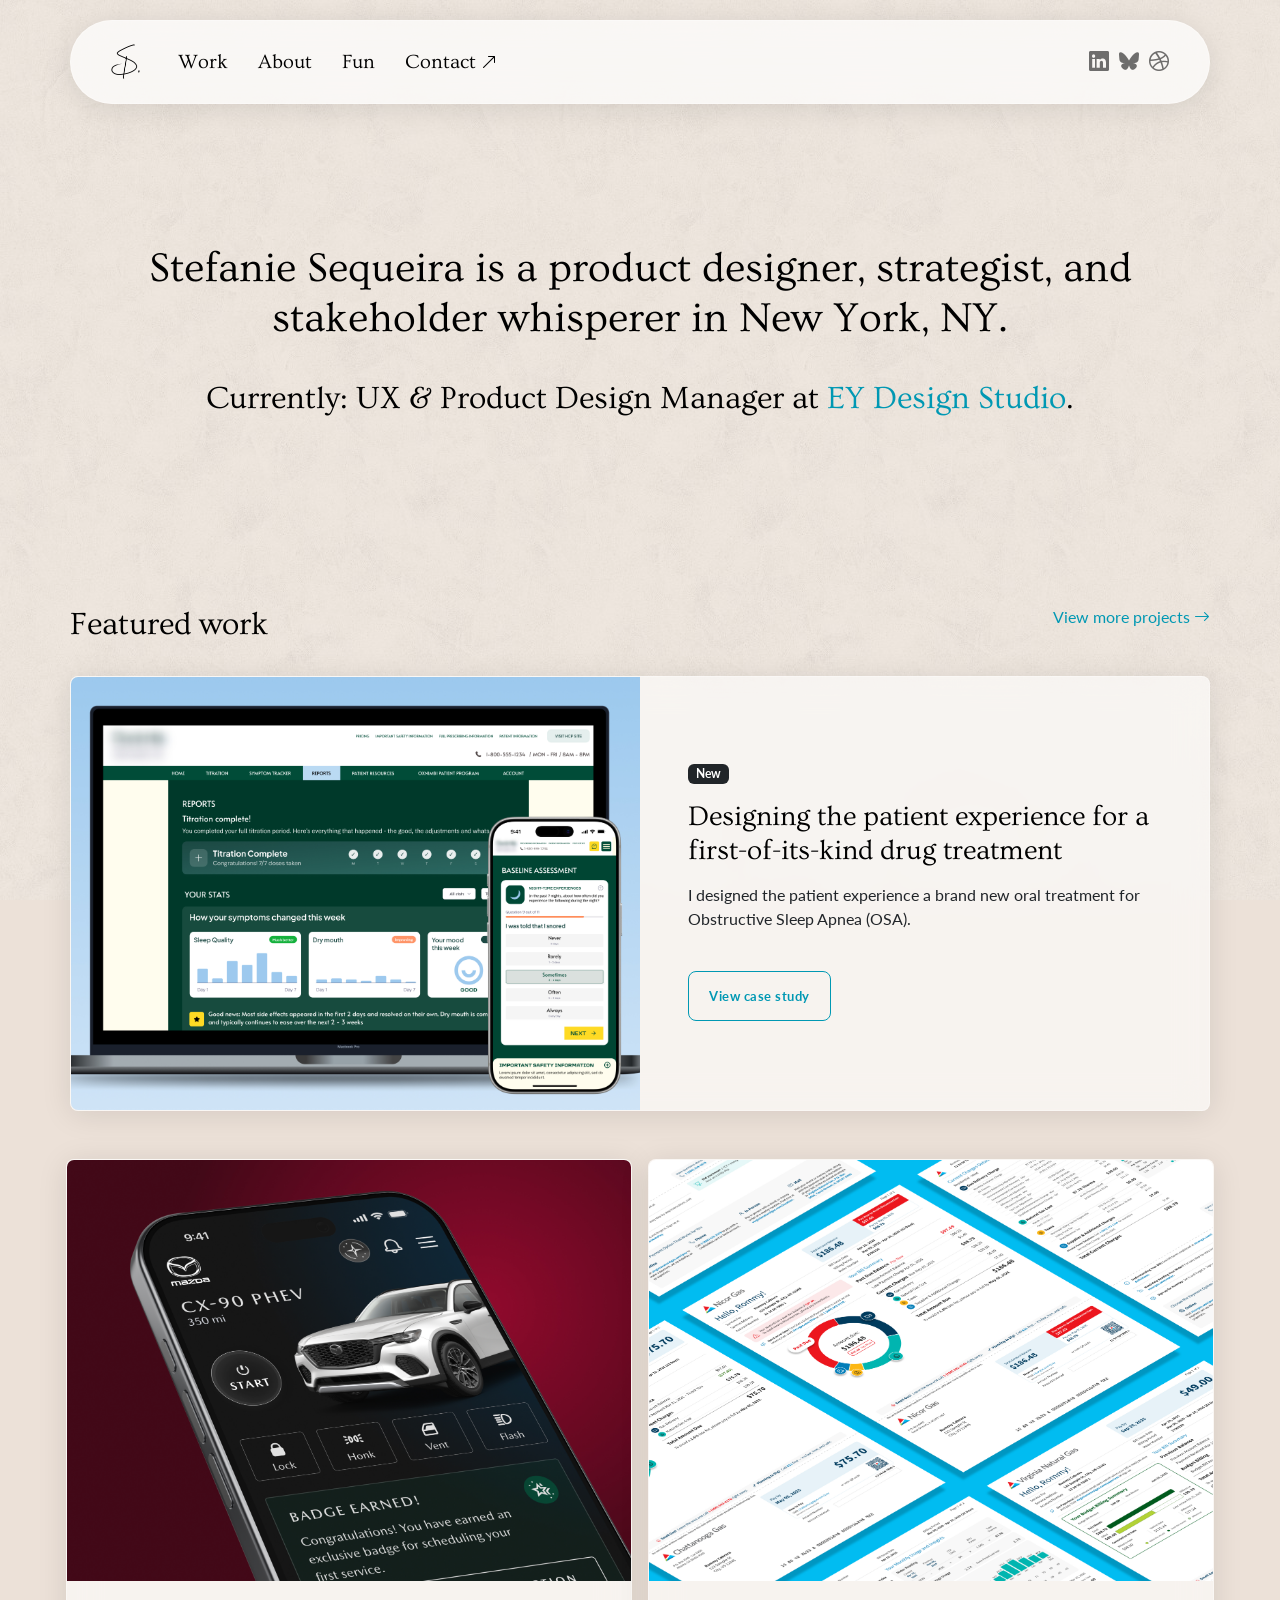
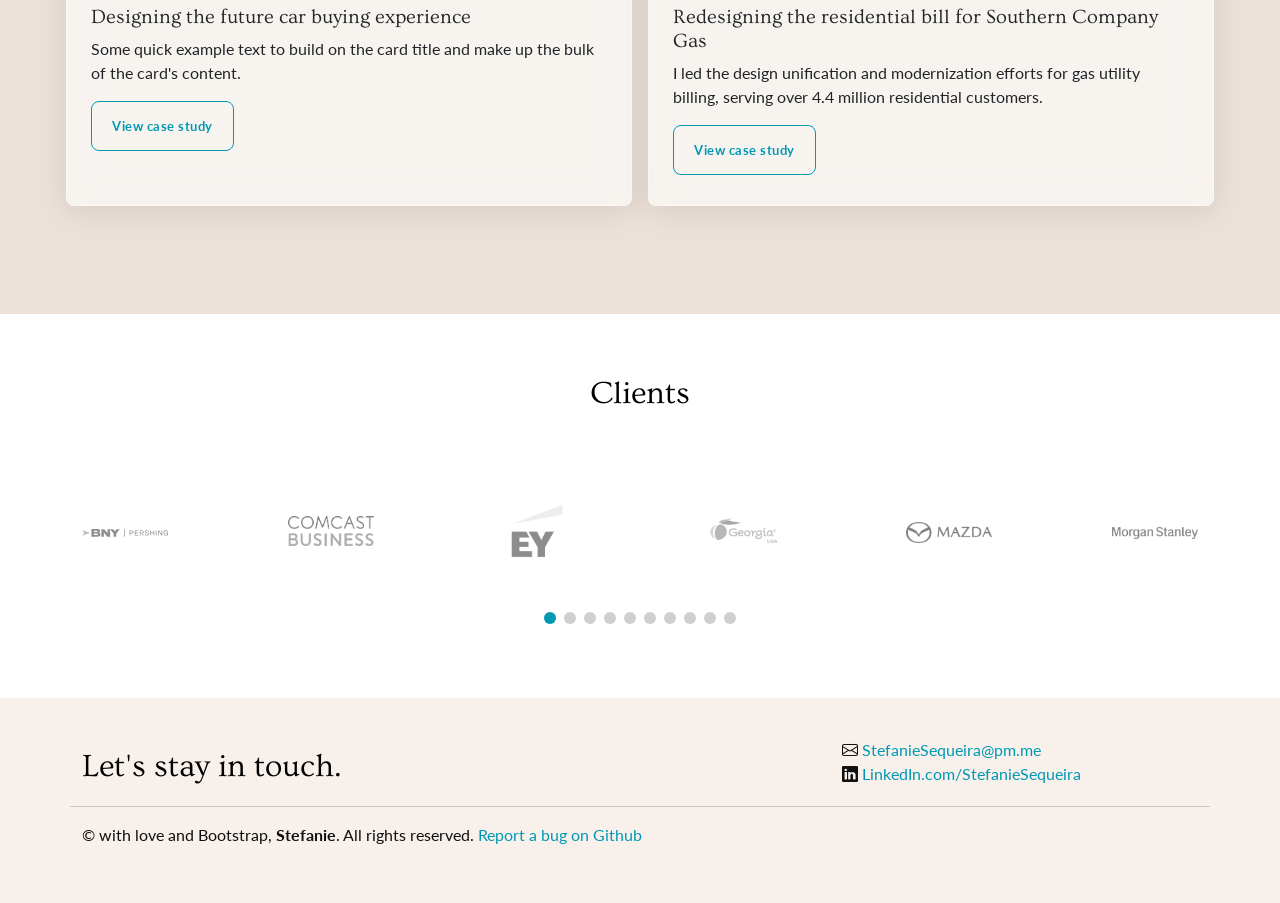
<file: index.html>
<!doctype html>

<html lang="en">

<head>
  <meta charset="utf-8">
  <meta content="width=device-width, initial-scale=1.0" name="viewport">
  <title>Stefanie Sequeira</title>
    <meta name="description" content="Stefanie is a multidisciplinary product designer with a focus on UX, strategy, mentorship, and stakeholder consensus.">
		<meta name="keywords" content="Stefanie Stef with an F Sequeira Product UX Interaction XD Designer Design Strategy">

  <!-- Favicons -->
  <link href="assets/img/favicon.png" rel="icon">
  <link href="assets/img/favicon.png" rel="apple-touch-icon"> <!-- Make a real one later -->

  <!-- Fonts -->
  <link rel="preconnect" href="https://fonts.googleapis.com">
  <link rel="preconnect" href="https://fonts.gstatic.com" crossorigin>
  <link href="https://fonts.googleapis.com/css2?family=Lato:ital,wght@0,100;0,300;0,400;0,700;0,900;1,100;1,300;1,400;1,700;1,900&family=Ovo&display=swap" rel="stylesheet">

  <!-- Vendor CSS Files -->
  <link href="assets/vendor/bootstrap/css/bootstrap.min.css" rel="stylesheet">
  <link href="assets/vendor/bootstrap-icons/bootstrap-icons.css" rel="stylesheet">
  <link href="assets/vendor/aos/aos.css" rel="stylesheet">
  <link href="assets/vendor/glightbox/css/glightbox.min.css" rel="stylesheet">
  <link href="assets/vendor/swiper/swiper-bundle.min.css" rel="stylesheet">

  <!-- Main CSS File -->
  <link href="assets/css/main.css" rel="stylesheet">

</head>

<body class="index-page">

  <a class="visually-hidden-focusable" href="#content">Skip to main content</a>   

  <header id="header" class="header d-flex align-items-center sticky-top">
    <div class="header-container container-fluid container-xl position-relative d-flex align-items-center justify-content-between">

      <nav id="navmenu" class="navmenu">
        <ul>
          <li><a href="index.html" class="logo d-flex me-auto me-xl-0"><img src="assets/img/logo.png" alt="Logo"></a></li>
          <li><a href="work.html">Work</a></li>
          <li><a href="about.html">About</a></li>
          <li><a href="fun.html">Fun</a></li>
          <li><a href="mailto:stefaniesequeira@pm.me" target="_blank">Contact <i class="bi bi-arrow-up-right"></i></a></li>
        </ul>
        <!-- Load bearing hamburger menu forces the preloader while testing local?? Remove eventually -->
        <i class="mobile-nav-toggle d-none bi bi-list"></i>
      </nav>

      <div class="header-social-links d-none d-md-block">
        <a href="https://linkedin.com/in/stefaniesequeira" class="linkedin"><i class="bi bi-linkedin"></i></a>
        <a href="https://stefwithanf.bsky.social" class="bluesky"><i class="bi bi-bluesky"></i></a>
        <a href="https://dribbble.com/stefaniewithanf" class="dribbble"><i class="bi bi-dribbble"></i></a>
      </div>

    </div>
  </header>

  <main class="main">

    <section class="page-title container" data-aos="fade-in">
      <h1><span class="emphasis-brush">Stefanie Sequeira</span> is a product designer, strategist, and stakeholder whisperer in New York, NY.</h1>
      <br>
      <h2>Currently: UX & Product Design Manager at <a href="https://studio.ey.com">EY Design Studio</a>.</h2>
    </section>

    <section id="featured" class="section container">

     <!-- Section Title -->
      <div class="justify-content-between" data-aos="fade-in">
        <div class="row mb-4">
          <div class="col"><h2>Featured work</h2></div>
          <div class="col text-end"><a href="work.html">View more projects <i class="bi bi-arrow-right"></i> </a></div>
        </div>
      </div><!-- End Section Title -->

      <div class="card overflow-hidden" data-aos="fade-up" data-aos-delay="100">
        <div class="row align-items-center">
          <div class="col-lg-6 p-0">
            <img src="assets/img/portfolio/pharma.jpg" class="img-fluid" alt="">
          </div>
          <div class="col-lg-6 p-5">
            <span class="badge bg-dark">New</span>
            <h3 class="my-3">Designing the patient experience for a first-of-its-kind drug treatment</h3>
            <p>I designed the patient experience a brand new oral treatment for Obstructive Sleep Apnea (OSA).</p>
            <br>
            
             <div class="btn-mask">
              <a href="portfolio-details.html">
              <span class="mas">View case study</span>
              <button type="button">View case study</button>
              </a>
            </div>
            
          </div>
        </div>
      </div>

      <div class="row py-5">

        <div class="card overflow-hidden col mx-2" data-aos="fade-up" data-aos-delay="200">
        <img src="assets/img/portfolio/mazda.jpg" class="card-img-top img-fluid" alt="MyMazda app on red background">
        <div class="card-body p-4">
          <h5 class="card-title">Designing the future car buying experience</h5>
          <p class="card-text">Some quick example text to build on the card title and make up the bulk of the card's content.</p>
             <div class="btn-mask">
              <a href="portfolio-details.html">
              <span class="mas">View case study</span>
              <button type="button">View case study</button>
              </a>
            </div>
            </a>
        </div>
      </div>

      <div class="card overflow-hidden col mx-2" data-aos="fade-up" data-aos-delay="300">
        <img src="assets/img/portfolio/soco.jpg" class="card-img-top img-fluid" alt="Isometric grid of gas bills on bright background for Nicor Gas, Chattanooga Gas, and Virginia Natural Gas">
        <div class="card-body p-4">
          <h5 class="card-title">Redesigning the residential bill for Southern Company Gas</h5>
          <p class="card-text">I led the design unification and modernization efforts for gas utility billing, serving over 4.4 million residential customers.</p>
            <a href="portfolio-details.html">
             <div class="btn-mask">
              <a href="portfolio-details.html">
              <span class="mas">View case study</span>
              <button type="button">View case study</button>
              </a>
            </div>
        </div>
      </div>
      </div>

    </section>

    <!-- Clients Section -->
     <!-- AOS sucks here. Not sure why it is so inconsistent -->
    <section id="clients" class="clients section">

      <!-- Section Title -->
      <div class="container section-title">
        <h2>Clients</h2>
        <!-- <p>Necessitatibus eius consequatur ex aliquid fuga eum quidem sint consectetur velit</p> -->
      </div><!-- End Section Title -->

      <div class="container">

        <div class="swiper init-swiper">
          <script type="application/json" class="swiper-config">
            {
              "loop": true,
              "speed": 600,
              "autoplay": {
                "delay": 5000
              },
              "slidesPerView": "auto",
              "pagination": {
                "el": ".swiper-pagination",
                "type": "bullets",
                "clickable": true
              },
              "breakpoints": {
                "320": {
                  "slidesPerView": 2,
                  "spaceBetween": 40
                },
                "480": {
                  "slidesPerView": 3,
                  "spaceBetween": 60
                },
                "640": {
                  "slidesPerView": 4,
                  "spaceBetween": 80
                },
                "992": {
                  "slidesPerView": 6,
                  "spaceBetween": 120
                }
              }
            }
          </script>
          <div class="swiper-wrapper align-items-center">
            <div class="swiper-slide"><img src="assets/img/clients/bny.svg" class="img-fluid" alt="BNY Mellon Pershing"></div>
            <div class="swiper-slide"><img src="assets/img/clients/comcast.png" class="img-fluid" alt="Comcast"></div>
            <div class="swiper-slide"><img src="assets/img/clients/ey.png" class="img-fluid" alt="EY"></div>
            <div class="swiper-slide"><img src="assets/img/clients/ga.png" class="img-fluid" alt="State of Georgia USA"></div>
            <div class="swiper-slide"><img src="assets/img/clients/mazda.png" class="img-fluid" alt="Mazda"></div>
            <div class="swiper-slide"><img src="assets/img/clients/ms.png" class="img-fluid" alt="Morgan Stanley"></div>
            <div class="swiper-slide"><img src="assets/img/clients/microsoft.png" class="img-fluid" alt="Microsoft"></div>
            <div class="swiper-slide"><img src="assets/img/clients/toyota.png" class="img-fluid" alt="Toyota"></div>
            <div class="swiper-slide"><img src="assets/img/clients/wawa.png" class="img-fluid" alt="Wawa"></div>
            <div class="swiper-slide"><img src="assets/img/clients/soco.png" class="img-fluid" alt="Southern Company"></div>
            <!-- <div class="swiper-slide"><img src="assets/img/clients/fed.webp" class="img-fluid" alt="United States Federal Government"></div> -->
          </div>
          <div class="swiper-pagination"></div>
        </div>

      </div>

    </section><!-- /Clients Section -->
  </main>

  <footer id="footer" class="footer light-background">
    <div class="container">
      <div class="row pb-1 mb-3 border-bottom justify-content-between align-items-center">
        <div class="col-6 ">
          <h2>Let's stay in touch.</h2>
        </div>
        <div class="col-4">
          <ul>
            <li><i class="bi bi-envelope"></i> <a href="mailto:StefanieSequeira@pm.me">StefanieSequeira@pm.me</a></li>
            <li><i class="bi bi-linkedin"></i> <a href="https://linkedin.com/in/stefaniesequeira">LinkedIn.com/StefanieSequeira</a></li>
          </ul>
        </div>
      </div>
      <p class="">© with love and Bootstrap, <strong>Stefanie</strong>. All rights reserved. <a href="https://github.com/withanf/withanf.github.io/issues/new">Report a bug on Github</a></p>
    </div>
  </footer>

  <!-- Scroll Top -->
  <a href="#" id="scroll-top" class="scroll-top d-flex align-items-center justify-content-center"><i class="bi bi-arrow-up-short"></i></a>

  <!-- Preloader -->
  <div id="preloader"></div>

  <!-- Vendor JS Files -->
  <script src="assets/vendor/bootstrap/js/bootstrap.bundle.min.js"></script>
  <script src="assets/vendor/php-email-form/validate.js"></script>
  <script src="assets/vendor/aos/aos.js"></script>
  <script src="assets/vendor/glightbox/js/glightbox.min.js"></script>
  <script src="assets/vendor/imagesloaded/imagesloaded.pkgd.min.js"></script>
  <script src="assets/vendor/isotope-layout/isotope.pkgd.min.js"></script>
  <script src="assets/vendor/swiper/swiper-bundle.min.js"></script>

  <!-- Main JS File -->
  <script src="assets/js/main.js"></script>

</body>

</html>
</file>
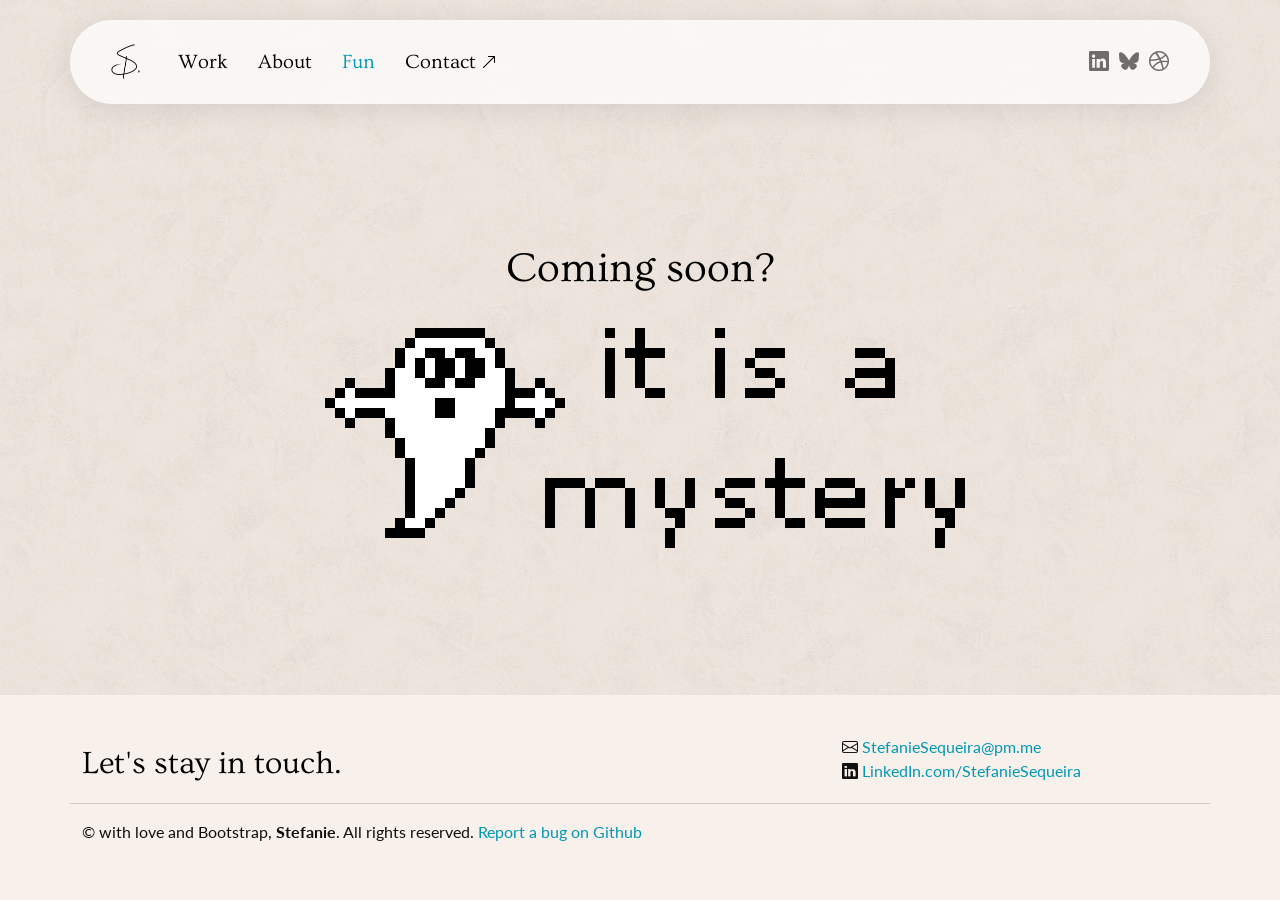
<file: fun.html>
<!DOCTYPE html>
<html lang="en">

<head>
  <meta charset="utf-8">
  <meta content="width=device-width, initial-scale=1.0" name="viewport">
  <title>About - Stefanie Sequeira</title>
  <meta name="description" content="">
  <meta name="keywords" content="">

  <!-- Favicons -->
  <link href="assets/img/favicon.png" rel="icon">
  <link href="assets/img/apple-touch-icon.png" rel="apple-touch-icon">

  <!-- Fonts -->
  <link rel="preconnect" href="https://fonts.googleapis.com">
  <link rel="preconnect" href="https://fonts.gstatic.com" crossorigin>
  <link href="https://fonts.googleapis.com/css2?family=Lato:ital,wght@0,100;0,300;0,400;0,700;0,900;1,100;1,300;1,400;1,700;1,900&family=Ovo&display=swap" rel="stylesheet">

  <!-- Vendor CSS Files -->
  <link href="assets/vendor/bootstrap/css/bootstrap.min.css" rel="stylesheet">
  <link href="assets/vendor/bootstrap-icons/bootstrap-icons.css" rel="stylesheet">
  <link href="assets/vendor/aos/aos.css" rel="stylesheet">
  <link href="assets/vendor/glightbox/css/glightbox.min.css" rel="stylesheet">
  <link href="assets/vendor/swiper/swiper-bundle.min.css" rel="stylesheet">

  <!-- Main CSS File -->
  <link href="assets/css/main.css" rel="stylesheet">
</head>

<body class="about-page">

  <a class="visually-hidden-focusable" href="#content">Skip to main content</a>   

  <header id="header" class="header d-flex align-items-center sticky-top">
    <div class="header-container container-fluid container-xl position-relative d-flex align-items-center justify-content-between">

      <nav id="navmenu" class="navmenu">
        <ul>
          <li><a href="index.html" class="logo d-flex me-auto me-xl-0"><img src="assets/img/logo.png" alt="Logo"></a></li>
          <li><a href="work.html">Work</a></li>
          <li><a href="about.html">About</a></li>
          <li><a href="fun.html" class="active">Fun</a></li>
          <li><a href="mailto:stefaniesequeira@pm.me" target="_blank">Contact <i class="bi bi-arrow-up-right"></i></a></li>
        </ul>
        <!-- I need to get rid of the below line but it forces the preloader when I do?? Remove eventually -->
        <i class="mobile-nav-toggle d-none bi bi-list"></i>
      </nav>

      <div class="header-social-links d-none d-md-block">
        <!-- <a href=""><i class="bi bi-envelope"></i></a> -->
        <a href="" class="linkedin"><i class="bi bi-linkedin"></i></a>
        <a href="" class="bluesky"><i class="bi bi-bluesky"></i></a>
        <a href="" class="dribbble"><i class="bi bi-dribbble"></i></a>
      </div>

    </div>
  </header>

  <main class="main">

    <section class="page-title container" data-aos="fade-in">
      <h1>Coming soon?</h1>
      <br>
      <img src="assets/img/mystery.gif" class="img-fluid" alt="It is a mystery ghost">
    </section>

    </div>

  </main>

  <footer id="footer" class="footer light-background container-fluid position-absolute bottom-0">
    <div class="container">
      <div class="row pb-1 mb-3 border-bottom justify-content-between align-items-center">
        <div class="col-6 ">
          <h2>Let's stay in touch.</h2>
        </div>
        <div class="col-4">
          <ul>
            <li><i class="bi bi-envelope"></i> <a href="mailto:StefanieSequeira@pm.me">StefanieSequeira@pm.me</a></li>
            <li><i class="bi bi-linkedin"></i> <a href="https://linkedin.com/in/stefaniesequeira">LinkedIn.com/StefanieSequeira</a></li>
          </ul>
        </div>
      </div>
      <p class="">© with love and Bootstrap, <strong>Stefanie</strong>. All rights reserved. <a href="https://github.com/withanf/withanf.github.io/issues/new">Report a bug on Github</a></p>
    </div>
  </footer>

  <!-- Scroll Top -->
  <a href="#" id="scroll-top" class="scroll-top d-flex align-items-center justify-content-center"><i class="bi bi-arrow-up-short"></i></a>

  <!-- Preloader -->
  <div id="preloader"></div>

  <!-- Vendor JS Files -->
  <script src="assets/vendor/bootstrap/js/bootstrap.bundle.min.js"></script>
  <script src="assets/vendor/php-email-form/validate.js"></script>
  <script src="assets/vendor/aos/aos.js"></script>
  <script src="assets/vendor/glightbox/js/glightbox.min.js"></script>
  <script src="assets/vendor/imagesloaded/imagesloaded.pkgd.min.js"></script>
  <script src="assets/vendor/isotope-layout/isotope.pkgd.min.js"></script>
  <script src="assets/vendor/swiper/swiper-bundle.min.js"></script>

  <!-- Main JS File -->
  <script src="assets/js/main.js"></script>

</body>

</html>
</file>
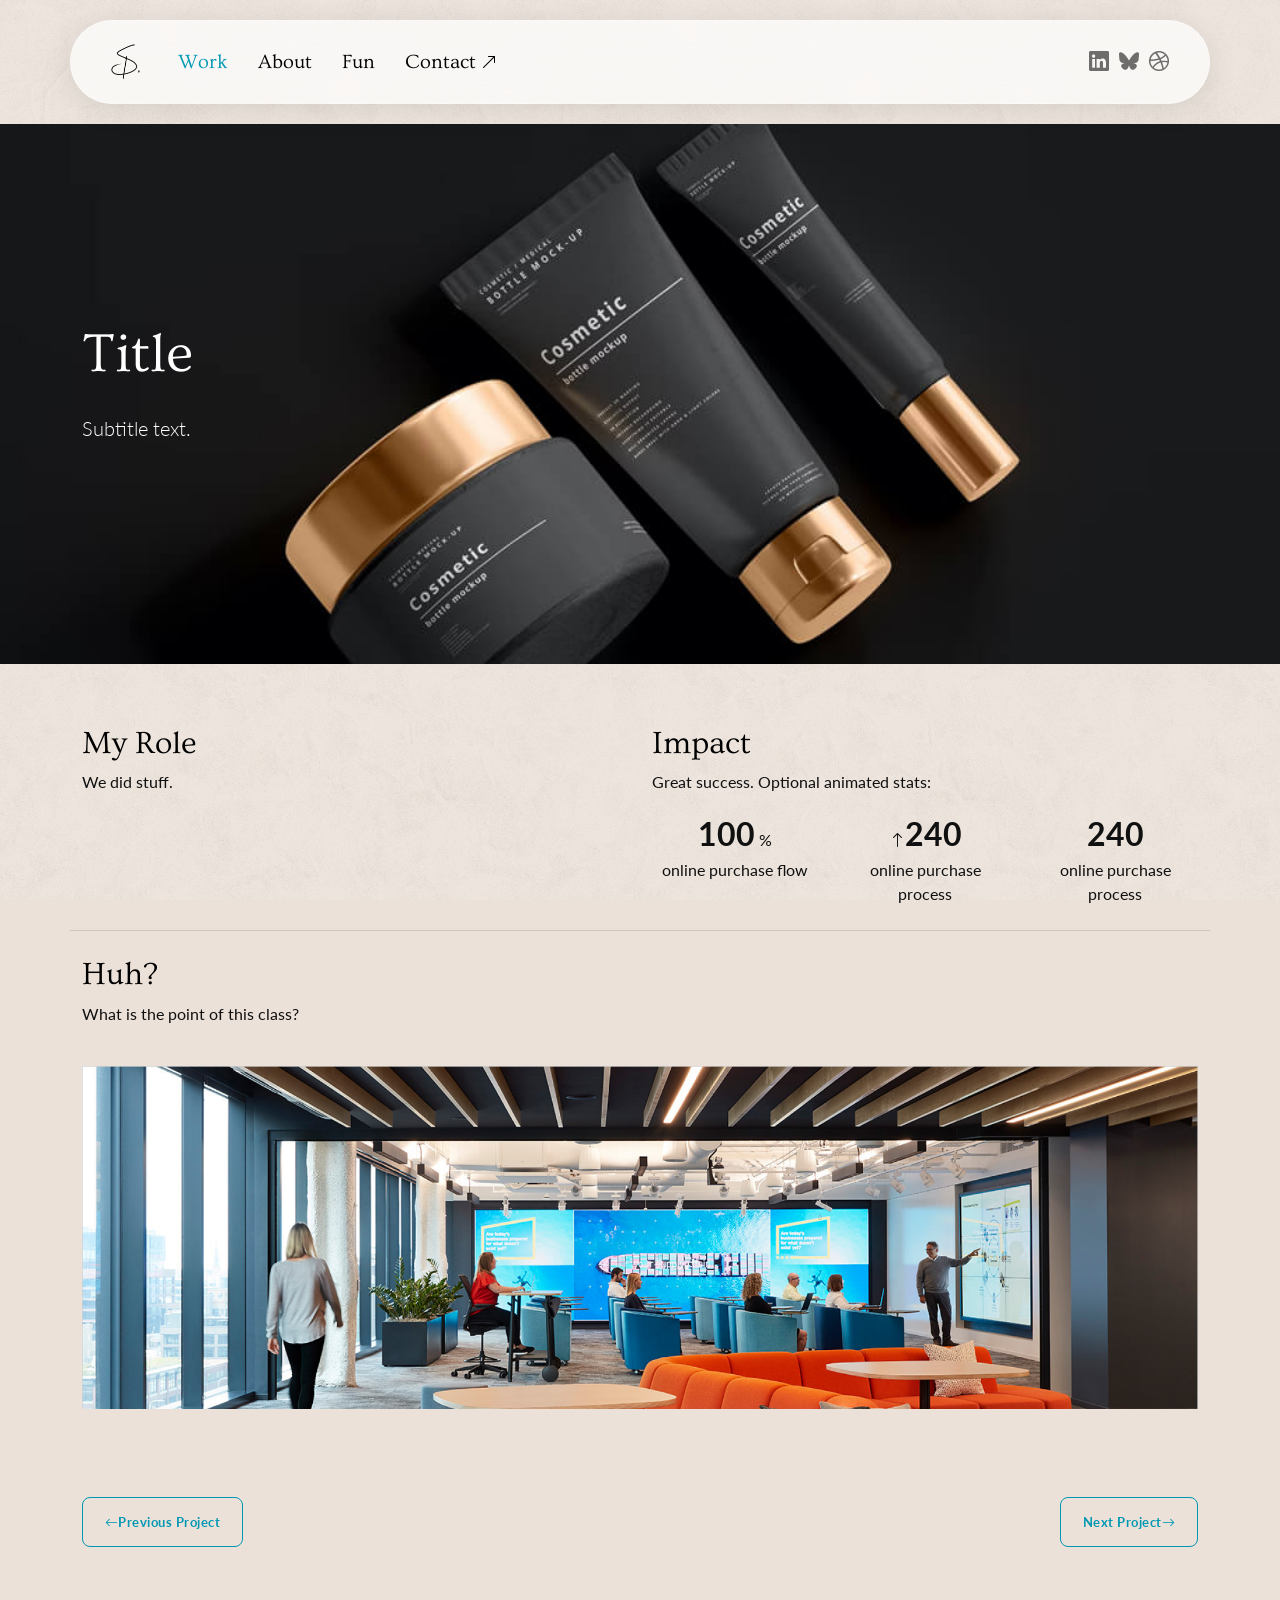
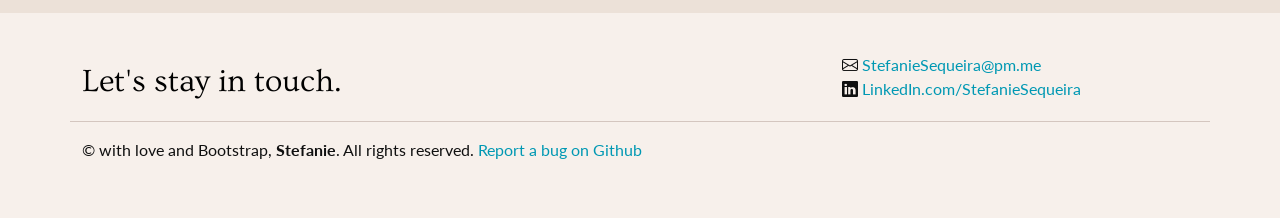
<file: portfolio-details.html>
<!DOCTYPE html>
<html lang="en">

<head>
  <meta charset="utf-8">
  <meta content="width=device-width, initial-scale=1.0" name="viewport">
  <title>Portfolio Details - MyPortfolio Bootstrap Template</title>
  <meta name="description" content="">
  <meta name="keywords" content="">

  <!-- Favicons -->
  <link href="assets/img/favicon.png" rel="icon">
  <link href="assets/img/apple-touch-icon.png" rel="apple-touch-icon">

  <!-- Fonts -->
  <link rel="preconnect" href="https://fonts.googleapis.com">
  <link rel="preconnect" href="https://fonts.gstatic.com" crossorigin>
  <link href="https://fonts.googleapis.com/css2?family=Lato:ital,wght@0,100;0,300;0,400;0,700;0,900;1,100;1,300;1,400;1,700;1,900&family=Ovo&display=swap" rel="stylesheet">

  <!-- Vendor CSS Files -->
  <link href="assets/vendor/bootstrap/css/bootstrap.min.css" rel="stylesheet">
  <link href="assets/vendor/bootstrap-icons/bootstrap-icons.css" rel="stylesheet">
  <link href="assets/vendor/aos/aos.css" rel="stylesheet">
  <link href="assets/vendor/glightbox/css/glightbox.min.css" rel="stylesheet">
  <link href="assets/vendor/swiper/swiper-bundle.min.css" rel="stylesheet">

  <!-- Main CSS File -->
  <link href="assets/css/main.css" rel="stylesheet">

    <style>
      /* Header image */
      #case-header {
        background: url(../assets/img/portfolio/branding-1.jpg) no-repeat scroll center center / cover rgba(0, 0, 0, 0.75);
        }
    </style>
</head>

<body class="portfolio-details-page">

  <a class="visually-hidden-focusable" href="#content">Skip to main content</a>   

  <header id="header" class="header d-flex align-items-center sticky-top">
    <div class="header-container container-fluid container-xl position-relative d-flex align-items-center justify-content-between">

      <nav id="navmenu" class="navmenu">
        <ul>
          <li><a href="index.html" class="logo d-flex me-auto me-xl-0"><img src="assets/img/logo.png" alt="Logo"></a></li>
          <li><a href="work.html" class="active">Work</a></li>
          <li><a href="about.html">About</a></li>
          <li><a href="fun.html">Fun</a></li>
          <li><a href="mailto:stefaniesequeira@pm.me" target="_blank">Contact <i class="bi bi-arrow-up-right"></i></a></li>
        </ul>
        <!-- Load bearing hamburger menu forces the preloader while testing local?? Remove eventually -->
        <i class="mobile-nav-toggle d-none bi bi-list"></i>
      </nav>

      <div class="header-social-links d-none d-md-block">
        <a href="https://linkedin.com/in/stefaniesequeira" class="linkedin"><i class="bi bi-linkedin"></i></a>
        <a href="https://stefwithanf.bsky.social" class="bluesky"><i class="bi bi-bluesky"></i></a>
        <a href="https://dribbble.com/stefaniewithanf" class="dribbble"><i class="bi bi-dribbble"></i></a>
      </div>

    </div>
  </header>

  <main class="main">

    <!-- Page Title -->
    <section id="case-header" class="hero-section d-flex align-items-center dark-background">
        <div class="container">
            <div class="row">
                <div class="col-lg-6">
                    <h1 class="display-4 mb-4" data-aos="fade-up">Title</h1>
                    <p class="lead mb-4" data-aos="fade-up" data-aos-delay="100">Subtitle text.</p>
                    <!-- <div class="card p-4" data-aos="fade-in">
                        <div class="row">
                            <div class="col-md-6 mb-2">
                                <p><strong>Client</strong><br>Pharma Startup</p>
                                <p><strong>My responsibility</strong><br>Design Lead</p>
                                <p><strong>Timeline</strong><br>6 weeks</p>
                            </div>
                            <div class="col-md-6 mb-2">
                                <strong>Team</strong><br>
                                <ul>
                                  <li>Behavioral scientist</li>
                                  <li>Design lead</li>
                                  <li>Behavioral scientist</li>
                                  <li>Behavioral scientist</li>

                                </ul>
                            </div>
                        </div>
                    </div> -->
                </div>
            </div>
        </div>
    </section>

    <section id="portfolio-details" class="container">

      <!-- Summary section -->
      <div class="row border-bottom border-primary pb-4">
        <div class="col-6">
          <h2>My Role</h2>
          <p>We did stuff.</p>
        </div>
        <div class="col-6">
          <h2>Impact</h2>
          <p>Great success. Optional animated stats:</p>
          <div class="row text-center align-middle">
            <div class="col">
              <span data-purecounter-start="0" data-purecounter-end="100" data-purecounter-duration="1" class="purecounter"></span> %
              <br>
              online purchase flow
            </div>
            <div class="col text-center align-text-middle">
              <i class="bi bi-arrow-up"></i><span data-purecounter-start="0" data-purecounter-end="240" data-purecounter-duration="1" class="purecounter"></span>
              <br>
              online purchase process
            </div>
            <div class="col text-center">
              <span data-purecounter-start="0" data-purecounter-end="240" data-purecounter-duration="1" class="purecounter"></span>
              <br>
              online purchase process
            </div>
          </div>
        </div>
      </div>

      <div class="portfolio-description mt-4 pb-4">
        <h2>Huh?</h2>
        <p>What is the point of this class?</p>
      </div>

      <!-- Full width pic -->
      <div class="pb-4">
        <img src="assets/img/portfolio/wavespace.png" class="img-fluid" data-aos="fade-up" alt="">
      </div>

      <!-- Navigate between projects -->
        <div class="mt-3 pt-5 row">
          <div class="col-6 text-start">
            <div class="btn-mask">
              <a href="portfolio-details.html">
              <span class="mas"><i class="bi bi-arrow-left" role="button"></i> Previous Project</span>
              <button type="button"><i class="bi bi-arrow-left" role="button"></i> Previous Project</button>
              </a>
            </div>
          </div>
          <div class="col-6 text-end">
            <div class="btn-mask">
              <a href="portfolio-details.html">
              <span class="mas">Next Project <i class="bi bi-arrow-right"></i></span>
              <button type="button">Next Project <i class="bi bi-arrow-right"></i></button>
              </a>
            </div>
        </div>

    </section>
    <!-- <section id="portfolio-details" class="portfolio-details section">

      <div class="container" data-aos="fade-up" data-aos-delay="100">

        <div class="row gy-4">

          <div class="col-lg-8">
            <img src="assets/img/portfolio/branding-1.jpg" class="img-fluid" alt="">
          </div>

          <div class="col-lg-4">
            <div class="portfolio-info card" data-aos="fade-up" data-aos-delay="100">
              <h3>Project Information</h3>
                <ul>
                    <li><strong>Client:</strong> <span>XYZ Corp</span></li>
                    <li><strong>Role:</strong> <span>Lead UX Designer</span></li>
                    <li><strong>Skills:</strong> <span>Information architecture, journey mapping, prototyping</span></li>
                    <li><strong>Tools:</strong> <span>Figma, Adobe Illustrator</span></li>
                    <li><strong>Timeframe:</strong> <span>2 weeks</span></li>
                    <br><li><a href="#" target="_blank">Visit Website</a></li>
                </ul>
            </div>
          </div>

          <div class="col-lg-12">
            <div class="portfolio-description" data-aos="fade-up" data-aos-delay="300">
              <h2>Project Overview</h2>
              <p>
                Autem ipsum nam porro corporis rerum. Quis eos dolorem eos itaque inventore commodi labore quia quia. Exercitationem repudiandae officiis neque suscipit non officia eaque itaque enim. Voluptatem officia accusantium nesciunt est omnis tempora consectetur dignissimos. Sequi nulla at esse enim cum deserunt eius.
              </p>
              <p>
                Amet consequatur qui dolore veniam voluptatem voluptatem sit. Non aspernatur atque natus ut cum nam et. Praesentium error dolores rerum minus sequi quia veritatis eum. Eos et doloribus doloremque nesciunt molestiae laboriosam.
              </p>

              <div class="features mt-4">
                <h3>Key Features</h3>
                <div class="row gy-3">
                  <div class="col-md-6">
                    <div class="feature-item" data-aos="fade-up" data-aos-delay="400">
                      <i class="bi bi-check-circle-fill"></i>
                      <h4>Responsive Design</h4>
                      <p>Voluptatum deleniti atque corrupti quos dolores et quas molestias excepturi sint occaecati cupiditate non provident</p>
                    </div>
                  </div>

                  <div class="col-md-6">
                    <div class="feature-item" data-aos="fade-up" data-aos-delay="500">
                      <i class="bi bi-shield-check"></i>
                      <h4>Advanced Security</h4>
                      <p>Minim veniam, quis nostrud exercitation ullamco laboris nisi ut aliquip ex ea commodo consequat tarad limino ata</p>
                    </div>
                  </div>

                  <div class="col-md-6">
                    <div class="feature-item" data-aos="fade-up" data-aos-delay="600">
                      <i class="bi bi-graph-up"></i>
                      <h4>Performance Optimization</h4>
                      <p>Duis aute irure dolor in reprehenderit in voluptate velit esse cillum dolore eu fugiat nulla pariatur</p>
                    </div>
                  </div>

                  <div class="col-md-6">
                    <div class="feature-item" data-aos="fade-up" data-aos-delay="700">
                      <i class="bi bi-gear"></i>
                      <h4>Easy Integration</h4>
                      <p>Excepteur sint occaecat cupidatat non proident, sunt in culpa qui officia deserunt mollit anim id est laborum</p>
                    </div>
                  </div>
                </div>
              </div>
            </div>
          </div>

        </div>

      </div>

    </section> -->
    <!-- /Portfolio Details Section -->

  </main>

  <footer id="footer" class="footer light-background">
    <div class="container">
      <div class="row pb-1 mb-3 border-bottom justify-content-between align-items-center">
        <div class="col-6 ">
          <h2>Let's stay in touch.</h2>
        </div>
        <div class="col-4">
          <ul>
            <li><i class="bi bi-envelope"></i> <a href="mailto:StefanieSequeira@pm.me">StefanieSequeira@pm.me</a></li>
            <li><i class="bi bi-linkedin"></i> <a href="https://linkedin.com/in/stefaniesequeira">LinkedIn.com/StefanieSequeira</a></li>
          </ul>
        </div>
      </div>
      <p class="">© with love and Bootstrap, <strong>Stefanie</strong>. All rights reserved. <a href="https://github.com/withanf/withanf.github.io/issues/new">Report a bug on Github</a></p>
    </div>
  </footer>

  <!-- Scroll Top -->
  <a href="#" id="scroll-top" class="scroll-top d-flex align-items-center justify-content-center"><i class="bi bi-arrow-up-short"></i></a>

  <!-- Preloader -->
  <div id="preloader"></div>

  <!-- Vendor JS Files -->
  <script src="assets/vendor/bootstrap/js/bootstrap.bundle.min.js"></script>
  <!-- <script src="assets/vendor/php-email-form/validate.js"></script> -->
  <script src="assets/vendor/aos/aos.js"></script>
  <script src="assets/vendor/glightbox/js/glightbox.min.js"></script>
  <script src="assets/vendor/imagesloaded/imagesloaded.pkgd.min.js"></script>
  <script src="assets/vendor/isotope-layout/isotope.pkgd.min.js"></script>
  <script src="assets/vendor/swiper/swiper-bundle.min.js"></script>
  <script src="assets/vendor/purecounter/purecounter_vanilla.js"></script>

  <!-- Main JS File -->
  <script src="assets/js/main.js"></script>

</body>

</html>
</file>
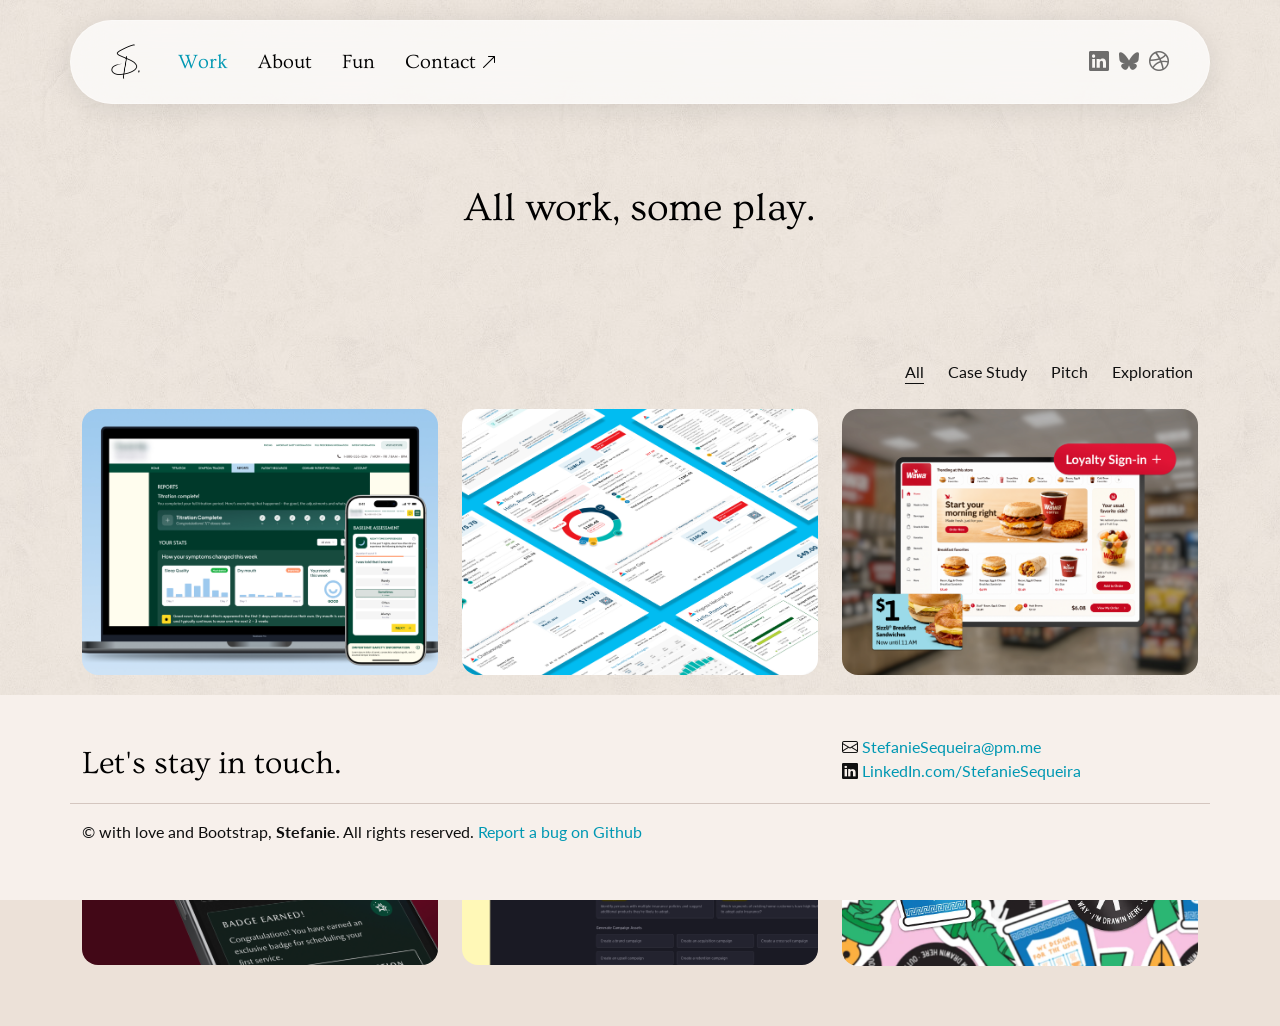
<file: work.html>
<!doctype html>

<html lang="en">

<head>
  <meta charset="utf-8">
  <meta content="width=device-width, initial-scale=1.0" name="viewport">
  <title>Stefanie Sequeira</title>
    <meta name="description" content="Stefanie is a multidisciplinary product designer with a focus on UX, strategy, mentorship, and stakeholder consensus.">
		<meta name="keywords" content="Stefanie Stef with an F Sequeira Product UX Interaction XD Designer Design Strategy">

  <!-- Favicons -->
  <link href="assets/img/favicon.png" rel="icon">
  <link href="assets/img/favicon.png" rel="apple-touch-icon"> <!-- Make a real one later -->

  <!-- Fonts -->
  <link rel="preconnect" href="https://fonts.googleapis.com">
  <link rel="preconnect" href="https://fonts.gstatic.com" crossorigin>
  <link href="https://fonts.googleapis.com/css2?family=Lato:ital,wght@0,100;0,300;0,400;0,700;0,900;1,100;1,300;1,400;1,700;1,900&family=Ovo&display=swap" rel="stylesheet">

  <!-- Vendor CSS Files -->
  <link href="assets/vendor/bootstrap/css/bootstrap.min.css" rel="stylesheet">
  <link href="assets/vendor/bootstrap-icons/bootstrap-icons.css" rel="stylesheet">
  <link href="assets/vendor/aos/aos.css" rel="stylesheet">
  <link href="assets/vendor/glightbox/css/glightbox.min.css" rel="stylesheet">
  <link href="assets/vendor/swiper/swiper-bundle.min.css" rel="stylesheet">

  <!-- Main CSS File -->
  <link href="assets/css/main.css" rel="stylesheet">

</head>

<body class="index-page">

  <a class="visually-hidden-focusable" href="#content">Skip to main content</a>   

  <header id="header" class="header d-flex align-items-center sticky-top">
    <div class="header-container container-fluid container-xl position-relative d-flex align-items-center justify-content-between">

      <nav id="navmenu" class="navmenu">
        <ul>
          <li><a href="index.html" class="logo d-flex me-auto me-xl-0"><img src="assets/img/logo.png" alt="Logo"></a></li>
          <li><a href="work.html" class="active">Work</a></li>
          <li><a href="about.html">About</a></li>
          <li><a href="fun.html">Fun</a></li>
          <li><a href="mailto:stefaniesequeira@pm.me" target="_blank">Contact <i class="bi bi-arrow-up-right"></i></a></li>
        </ul>
        <!-- Load bearing hamburger menu forces the preloader while testing local?? Remove eventually -->
        <i class="mobile-nav-toggle d-none bi bi-list"></i>
      </nav>

      <div class="header-social-links d-none d-md-block">
        <a href="https://linkedin.com/in/stefaniesequeira" class="linkedin"><i class="bi bi-linkedin"></i></a>
        <a href="https://stefwithanf.bsky.social" class="bluesky"><i class="bi bi-bluesky"></i></a>
        <a href="https://dribbble.com/stefaniewithanf" class="dribbble"><i class="bi bi-dribbble"></i></a>
      </div>

    </div>
  </header>

  <main class="main">

    <section class="container text-center" data-aos="fade-in">
      <h1>All work, some play.
    </section>

    <!-- Portfolio Section -->
     <!-- Don't forget pics are 4:3, for any new images the max render size is 416x312 -->
    <section id="portfolio" class="portfolio section" data-aos="fade-in">

      <div class="container">
        <!-- <img src="assets/img/logo.svg" alt=""> -->
        <div class="isotope-layout" data-default-filter="*" data-layout="masonry" data-sort="original-order">

          <div class="row align-items-center">
            <div class="col-lg-7 portfolio-info">
              <!-- <h3>Featured work</h3> -->
            </div>
            <div class="col-lg-5 text-center text-lg-end">
              <ul class="portfolio-filters isotope-filters" data-aos="fade-up" data-aos-delay="100">
                <li data-filter="*" class="filter-active">All</li>
                <li data-filter=".filter-case">Case Study</li>
                <li data-filter=".filter-pitch">Pitch</li>
                <li data-filter=".filter-explore">Exploration</li>
                <!-- <li data-filter=".filter-books">Books</li> -->
              </ul><!-- End Portfolio Filters -->
            </div>
          </div>

          <div class="row gy-4 isotope-container" data-aos="fade-up" data-aos-delay="200">

            <div class="col-lg-4 col-md-6 portfolio-item isotope-item filter-case">
              <div class="portfolio-content h-100"><a href="portfolio-details.html">
                <img src="assets/img/portfolio/pharma.jpg" class="img-fluid" alt="">
                <div class="portfolio-info">
                  <h4>Pharma Startup</h4>
                  <p>Digital patient experience</p>
                </div>
              </a></div>
            </div><!-- End Portfolio Item -->

            <div class="col-lg-4 col-md-6 portfolio-item isotope-item filter-case">
              <div class="portfolio-content h-100"><a href="portfolio-details.html">
                <img src="assets/img/portfolio/soco.jpg" class="img-fluid" alt="">
                <div class="portfolio-info">
                  <h4>Southern Company Gas</h4>
                  <p>Residential bill redesign</p>
                </div>
              </a></div>
            </div><!-- End Portfolio Item -->

            <div class="col-lg-4 col-md-6 portfolio-item isotope-item filter-pitch">
              <div class="portfolio-content h-100"><a href="portfolio-details.html">
                <img src="assets/img/portfolio/wawa.jpg" class="img-fluid" alt="">
                <div class="portfolio-info">
                  <h4>Wawa</h4>
                  <p>Store kiosk UX enhancement</p>
                </div>
              </a></div>
            </div><!-- End Portfolio Item -->

            <div class="col-lg-4 col-md-6 portfolio-item isotope-item filter-case">
              <div class="portfolio-content h-100"><a href="portfolio-details.html">
                <img src="assets/img/portfolio/mazda.jpg" class="img-fluid" alt="">
                <div class="portfolio-info">
                  <h4>Mazda</h4>
                  <p>Future CX vision</p>
                </div>
              </a></div>
            </div><!-- End Portfolio Item -->

            <div class="col-lg-4 col-md-6 portfolio-item isotope-item filter-pitch">
              <div class="portfolio-content h-100"><a href="portfolio-details.html">
                <img src="assets/img/portfolio/mavia.jpg" class="img-fluid" alt="">
                <div class="portfolio-info">
                  <h4>EY</h4>
                  <p>Agentic AI for marketers</p>
                </div>
              </a></div>
            </div><!-- End Portfolio Item -->

            <div class="col-lg-4 col-md-6 portfolio-item isotope-item filter-explore">
              <div class="portfolio-content h-100"><a href="portfolio-details.html">
                <img src="assets/img/portfolio/nystickers.png" class="img-fluid" alt="">
                <div class="portfolio-info">
                  <h4>NY Studio Stickers</h4>
                  <p>Branding, physical media</p>
                </div>
              </a></div>
            </div><!-- End Portfolio Item -->

          </div><!-- End Portfolio Container -->

        </div>

      </div>

    </section><!-- /Portfolio Section -->

  <footer id="footer" class="footer light-background container-fluid position-absolute bottom-0">
    <div class="container">
      <div class="row pb-1 mb-3 border-bottom justify-content-between align-items-center">
        <div class="col-6 ">
          <h2>Let's stay in touch.</h2>
        </div>
        <div class="col-4">
          <ul>
            <li><i class="bi bi-envelope"></i> <a href="mailto:StefanieSequeira@pm.me">StefanieSequeira@pm.me</a></li>
            <li><i class="bi bi-linkedin"></i> <a href="https://linkedin.com/in/stefaniesequeira">LinkedIn.com/StefanieSequeira</a></li>
          </ul>
        </div>
      </div>
      <p class="">© with love and Bootstrap, <strong>Stefanie</strong>. All rights reserved. <a href="https://github.com/withanf/withanf.github.io/issues/new">Report a bug on Github</a></p>
    </div>
  </footer>

  <!-- Scroll Top -->
  <a href="#" id="scroll-top" class="scroll-top d-flex align-items-center justify-content-center"><i class="bi bi-arrow-up-short"></i></a>

  <!-- Preloader -->
  <div id="preloader"></div>

  <!-- Vendor JS Files -->
  <script src="assets/vendor/bootstrap/js/bootstrap.bundle.min.js"></script>
  <script src="assets/vendor/php-email-form/validate.js"></script>
  <script src="assets/vendor/aos/aos.js"></script>
  <script src="assets/vendor/glightbox/js/glightbox.min.js"></script>
  <script src="assets/vendor/imagesloaded/imagesloaded.pkgd.min.js"></script>
  <script src="assets/vendor/isotope-layout/isotope.pkgd.min.js"></script>
  <script src="assets/vendor/swiper/swiper-bundle.min.js"></script>

  <!-- Main JS File -->
  <script src="assets/js/main.js"></script>

</body>

</html>
</file>
<file: assets/css/main.css>
/* Fonts */
:root {
  --default-font: "Lato",  system-ui, -apple-system, "Segoe UI", Roboto, "Helvetica Neue", Arial, "Noto Sans", "Liberation Sans", sans-serif, "Apple Color Emoji", "Segoe UI Emoji", "Segoe UI Symbol", "Noto Color Emoji";
  --heading-font: "Ovo",  serif;
  --nav-font: "Ovo",  sans-serif;
}

/* Global colors */
:root { 
  --background-color: #ece1d8; 
  --background-color: rgb(236, 225, 216); 
  --default-color: #101010; /* Text content */
  --heading-color: #000000; /* Headings and display */
  --accent-color: #0098b3;
  --surface-color: #ffffff;
  --contrast-color: #ffffff; /* For accessibility - test this */
  /* --border-color: #8d837c; */

}

/* Nav colors */
:root {
  --nav-color: #000000;  /* main navmenu links */
  --nav-hover-color: var(--accent-color);
  --nav-mobile-background-color: #f5f5f5; /* background for mobile */
  /* --nav-dropdown-background-color: #ffffff; */
  /* --nav-dropdown-color: #5b5b5b; */
  /* --nav-dropdown-hover-color: #000000; */
}

/* Color blocks for sections */

.light-background {
  --background-color: #f7f0eb;
  --surface-color: #ffffff;
}

.dark-background {
  --background-color: #060606;
  --default-color: #ffffff;
  --heading-color: #ffffff;
  --surface-color: #252525;
  --contrast-color: #ffffff;
}

/* Smooth scroll - TBD: double check how this interacts with prefers-reduced-motion */
:root {
  scroll-behavior: smooth;
}

/*--------------------------------------------------------------
# General & Bootstrap Overrides
--------------------------------------------------------------*/
body {
  color: var(--default-color);
  /* background-color: var(--background-color); */
  background: url(/assets/img/spatulata.png) repeat fixed var(--background-color);
  font-family: var(--default-font);
}

a {
  color: var(--accent-color);
  text-decoration: none;
  display: inline-block;
  font-weight: 400;
  line-height: 1;
}

/* This doesn't really look that much like a line being drawn but whatever not important rn */
main a:not(.btn), footer a {
  display:inline;
  /* background-image:url(/assets/img/underline.svg),url(/img/site/underline-primary.svg); */
  background-repeat:no-repeat;
  background-position: 0 110%;
  /* background-size:1em 1em,0 0; */
  text-decoration: none;
  transition: background 0.3s;
}
main a:not(.btn):active,
main a:not(.btn):focus,
main a:not(.btn):hover,
footer a:active,
footer a:focus,
footer a:hover {
  background-image:url(/assets/img/underline.svg);
  background-repeat:repeat-x,no-repeat;
  background-position: 0 105%;
  background-size:680px 4px,0 0;
  text-decoration: none;
}
h1,
h2,
h3,
h4,
h5,
h6 {
  color: var(--heading-color);
  font-family: var(--heading-font);
}

.display {
  font-family: var(--heading-font);
  font-size: 3em;
  /* font-weight: 300; */
}

.card {
  border-radius: 8px;
  padding: 0;
  background: rgba(255, 255, 255, 0.6);
  box-shadow: 0 4px 30px rgba(0, 0, 0, 0.1);
  backdrop-filter: blur(16px);
  -webkit-backdrop-filter: blur(16px);
  border: 1px solid rgba(255, 255, 255, 0.3);
}

.border, .border-bottom, .border-top {
  border-color: rgba(209, 195, 187, 0.9) !important;
}

/*--------------------------------------------------------------
# Global Header
--------------------------------------------------------------*/
.header {
  color: var(--heading-color);
  /* background-color: var(--background-color); */
  padding: 20px 0;
  transition: all 0.5s;
  z-index: 997;
}

.header .header-container {
  border-radius: 50px;
  padding: 5px 25px;
  background: rgba(255, 255, 255, 0.7);
  box-shadow: 0 4px 30px rgba(0, 0, 0, 0.1);
  backdrop-filter: blur(16px);
  -webkit-backdrop-filter: blur(16px);
  border: 1px solid rgba(255, 255, 255, 0.3);
}

.header a:hover {
  border: none;
}

.header .logo {
  line-height: 1;
}

.header .logo img {
  max-height: 36px;
  margin-right: 8px;
}

.header .logo h1 {
  font-size: 24px;
  margin: 0;
  padding-left: 5px;
  font-weight: 500;
  color: var(--heading-color);
}

.header .header-social-links {
  padding-right: 15px;
}

.header .header-social-links a {
  color: color-mix(in srgb, var(--default-color), transparent 40%);
  padding-left: 6px;
  display: inline-block;
  transition: 0.3s;
  font-size: 20px;
}

.header .header-social-links a:hover {
  color: var(--accent-color);
}

.header .header-social-links a i {
  line-height: 0px;
}

@media (max-width: 1200px) {
  .header {
    padding-top: 10px;
  }

  .header .header-container {
    margin-left: 10px;
    margin-right: 10px;
    padding: 10px 5px 10px 15px;
  }

  /* .header .logo {
    order: 1;
  }

  .header .header-social-links {
    order: 2;
  }

  .header .navmenu {
    order: 3;
  } */
}

/*--------------------------------------------------------------
# Navigation Menu
--------------------------------------------------------------*/
/* Navmenu - Desktop */
  .navmenu {
    padding: 0;
  }

  .navmenu ul {
    margin: 0;
    padding: 0;
    display: flex;
    list-style: none;
    align-items: center;
  }

  .navmenu li {
    position: relative;
  }

  .navmenu a,
  .navmenu a:focus {
    color: var(--nav-color);
    padding: 18px 15px;
    font-size: 20px;
    font-family: var(--nav-font);
    font-weight: 400;
    display: flex;
    align-items: center;
    justify-content: space-between;
    white-space: nowrap;
    transition: 0.3s;
  }

  .navmenu a i,
  .navmenu a:focus i {
    font-size: 16px;
    line-height: 0;
    margin-left: 5px;
    transition: 0.3s;
  }


  .navmenu li:hover>a,
  .navmenu .active,
  .navmenu .active:focus {
    color: var(--nav-hover-color);
  }

  .navmenu .dropdown ul {
    margin: 0;
    padding: 10px 0;
    background: var(--nav-dropdown-background-color);
    display: block;
    position: absolute;
    visibility: hidden;
    left: 14px;
    top: 130%;
    opacity: 0;
    transition: 0.3s;
    border-radius: 4px;
    z-index: 99;
    box-shadow: 0px 0px 30px rgba(0, 0, 0, 0.1);
  }

  .navmenu .dropdown ul li {
    min-width: 200px;
  }

  .navmenu .dropdown ul a {
    padding: 10px 20px;
    font-size: 16px;
    text-transform: none;
    color: var(--nav-dropdown-color);
  }

  .navmenu .dropdown ul a i {
    font-size: 16px;
  }

  .navmenu .dropdown ul a:hover,
  .navmenu .dropdown ul .active:hover,
  .navmenu .dropdown ul li:hover>a {
    color: var(--nav-dropdown-hover-color);
  }

  .navmenu .dropdown:hover>ul {
    opacity: 1;
    top: 100%;
    visibility: visible;
  }

  .navmenu .dropdown .dropdown ul {
    top: 0;
    left: -90%;
    visibility: hidden;
  }

  .navmenu .dropdown .dropdown:hover>ul {
    opacity: 1;
    top: 0;
    left: -100%;
    visibility: visible;
  }


/*--------------------------------------------------------------
# Global Footer
--------------------------------------------------------------*/
.footer {
  color: var(--default-color);
  background-color: var(--background-color);
  font-size: 16px;
  padding: 40px 0;
  position: relative;
}

.footer .copyright p {
  margin-bottom: 0;
}

.footer .social-links {
  margin-top: 20px;
}

.footer .social-links a {
  display: flex;
  align-items: center;
  justify-content: center;
  width: 40px;
  height: 40px;
  border-radius: 50%;
  border: 1px solid color-mix(in srgb, var(--default-color), transparent 50%);
  font-size: 16px;
  color: color-mix(in srgb, var(--default-color), transparent 50%);
  margin: 0 5px;
  transition: 0.3s;
}

.footer .social-links a:hover {
  color: var(--accent-color);
  border-color: var(--accent-color);
}

.footer .credits {
  margin-top: 10px;
  font-size: 13px;
  text-align: center;
}

.footer ul {
  list-style: none;
  padding: 0;
}

/*--------------------------------------------------------------
# Preloader
--------------------------------------------------------------*/
#preloader {
  position: fixed;
  inset: 0;
  z-index: 9999;
  overflow: hidden;
  background-color: var(--background-color);
  transition: all 0.6s ease-out;
}

#preloader:before {
  content: "";
  position: fixed;
  top: calc(50% - 30px);
  left: calc(50% - 30px);
  border: 6px solid var(--accent-color);
  border-top-color: color-mix(in srgb, var(--accent-color), transparent 90%);
  border-radius: 50%;
  width: 60px;
  height: 60px;
  animation: animate-preloader 1s linear infinite;
}

@keyframes animate-preloader {
  0% {
    transform: rotate(0deg);
  }

  100% {
    transform: rotate(360deg);
  }
}

/*--------------------------------------------------------------
# Scroll Top Button
--------------------------------------------------------------*/
.scroll-top {
  position: fixed;
  visibility: hidden;
  opacity: 0;
  right: 15px;
  bottom: -15px;
  z-index: 99999;
  width: 44px;
  height: 44px;
  border-radius: 50px;
  transition: all 0.4s;

  /* Same milk glass effect as nav */
  background: rgba(255, 255, 255, 0.7);
  box-shadow: 0 4px 30px rgba(0, 0, 0, 0.1);
  backdrop-filter: blur(16px);
  -webkit-backdrop-filter: blur(16px);
  border: 1px solid rgba(255, 255, 255, 0.3);
}

.scroll-top i {
  font-size: 24px;
  color: black;
  line-height: 0;
}

.scroll-top:hover {
  background-color: color-mix(in srgb, var(--accent-color), transparent 20%);
  color: var(--contrast-color);
}

.scroll-top.active {
  visibility: visible;
  opacity: 1;
  bottom: 15px;
}

/*--------------------------------------------------------------
# Mask Button
--------------------------------------------------------------*/
/* Mask button with brush stroke animation adapted from https://codepen.io/pizza3/pen/qmerBv?editors=1100 */
.btn-mask {
  position: relative;
  display: inline-block;
  width: auto;
  height: 50px;
  overflow: hidden;
  border: 1px solid var(--accent-color);
  border-radius: 8px;
  font-family: 'Lato', sans-serif;
  transition: 0.3s;
}

.btn-mask .mas {
  position: absolute;
  top: 0;
  left: 0;
  z-index: 0;
  display: flex;
  align-items: center;
  justify-content: center;
  width: 100%;
  height: 100%;
  padding: 0 20px;
  color: var(--accent-color);
  font-family: 'Lato', sans-serif;
  font-size: 13px;
  font-weight: 700;
  letter-spacing: 0.5px;
  white-space: nowrap;
  pointer-events: none;
}

.btn-mask button {
  position: relative;
  z-index: 1;
  display: block;
  width: auto;
  height: 100%;
  padding: 0 20px;
  margin: 0;
  border: none;
  cursor: pointer;
  color: #fff;
  background: var(--accent-color);
  font-family: 'Lato', sans-serif;
  font-size: 13px;
  font-weight: 700;
  letter-spacing: 0.5px;
  white-space: nowrap;
}

@media (min-width: 768px) {
  .btn-mask button {
    -webkit-mask: url("/assets/img/wipe-sprite.png");
    mask: url("/assets/img/wipe-sprite.png");
    -webkit-mask-size: 3000% 100%;
    mask-size: 3000% 100%;
    -webkit-animation: btnMaskIn 0.7s steps(29) forwards;
    animation: btnMaskIn 0.7s steps(29) forwards;
  }

  .btn-mask button:hover {
    -webkit-animation: btnMaskOut 0.7s steps(29) forwards;
    animation: btnMaskOut 0.7s steps(29) forwards;
  }

  @-webkit-keyframes btnMaskIn {
    from { -webkit-mask-position: 0 0; mask-position: 0 0; }
    to   { -webkit-mask-position: 100% 0; mask-position: 100% 0; }
  }
  @keyframes btnMaskIn {
    from { -webkit-mask-position: 0 0; mask-position: 0 0; }
    to   { -webkit-mask-position: 100% 0; mask-position: 100% 0; }
  }
  @-webkit-keyframes btnMaskOut {
    from { -webkit-mask-position: 100% 0; mask-position: 100% 0; }
    to   { -webkit-mask-position: 0 0; mask-position: 0 0; }
  }
  @keyframes btnMaskOut {
    from { -webkit-mask-position: 100% 0; mask-position: 100% 0; }
    to   { -webkit-mask-position: 0 0; mask-position: 0 0; }
  }
}

/* Mobile fallback */
@media (max-width: 767px) {
  .btn-mask button {
    padding: 0 16px;
    background: #000;
    transition: background-color 0.2s, opacity 0.2s;
  }

  .btn-mask button:active {
    background: #222;
    opacity: 0.9;
  }
}

/*--------------------------------------------------------------
# Disable aos animation delay on mobile devices
--------------------------------------------------------------*/
@media screen and (max-width: 768px) {
  [data-aos-delay] {
    transition-delay: 0 !important;
  }
}

/*--------------------------------------------------------------
# Global Page Titles & Sections
--------------------------------------------------------------*/
.page-title {
  color: var(--default-color);
  /* background-color: var(--background-color); */
  padding: 120px 0;
  text-align: center;
  position: relative;
}

.page-title h1 {
  font-size: 42px;
  /* font-weight: 700; */
  margin-bottom: 10px;
}

.featured .card {
  max-height: 25%;
}

section,
.section {
  color: var(--default-color);
  /* background-color: var(--background-color); */
  padding: 60px 0;
  scroll-margin-top: 90px;
  /* overflow: clip; */
}

@media (max-width: 1199px) {

  section,
  .section {
    scroll-margin-top: 66px;
  }
}

.section-title {
  text-align: center;
  padding-bottom: 60px;
  position: relative;
}

.section-title h2 {
  font-size: 32px;
  font-weight: 400;
  margin-bottom: 15px;
}

.section-title p {
  margin-bottom: 0;
}


/*--------------------------------------------------------------
# Portfolio Section
--------------------------------------------------------------*/
.portfolio .portfolio-info {
  border-radius: 16px;
}

.portfolio .portfolio-info h3 {
  font-size: 24px;
  margin-bottom: 5px;
}

.portfolio .portfolio-info p {
  font-size: 15px;
  
}

.portfolio .portfolio-filters {
  padding: 0;
  margin: 0 auto 20px auto;
  list-style: none;
}

.portfolio .portfolio-filters li {
  cursor: pointer;
  display: inline-block;
  padding: 0;
  font-size: 16px;
  font-weight: 400;
  margin: 0 10px;
  line-height: 1;
  margin-bottom: 5px;
  /* transition: all 0.3s ease-in-out; */
}

.portfolio .portfolio-filters li:hover,
.portfolio .portfolio-filters li.filter-active {
  border-bottom: 1px solid var(--default-color);
  padding-bottom: 3px;
}

.portfolio .portfolio-filters li:first-child {
  margin-left: 0;
}

.portfolio .portfolio-filters li:last-child {
  margin-right: 5px;
}

@media (max-width: 575px) {
  .portfolio .portfolio-filters li {
    font-size: 14px;
    margin: 0 5px;
  }
}

.portfolio .portfolio-content {
  position: relative;
  overflow: hidden;
  border-radius: 16px;
}

.portfolio .portfolio-content img {
  transition: 0.3s;
}

.portfolio .portfolio-content .portfolio-info {
  opacity: 0;
  position: absolute;
  inset: 0;
  z-index: 3;
  transition: all ease-in-out 0.3s;
  background: rgba(0, 0, 0, 0.7);
  padding: 15px;
  display: flex;
  align-items: center;
  justify-content: center;
  flex-direction: column;
}

.portfolio .portfolio-content .portfolio-info h4 {
  font-size: 18px;
  mask-border: 0;
  font-weight: 400;
  color: #ffffff;
  display: inline-block;
}

.portfolio .portfolio-content .portfolio-info p {
  text-align: center;
  display: inline-block;
  font-size: 14px;
  font-weight: 400;
  color: rgba(255, 255, 255, 0.8);
}

.portfolio .portfolio-content .portfolio-info .preview-link,
.portfolio .portfolio-content .portfolio-info .details-link {
  font-size: 26px;
  color: #fff;
  transition: 0.3s;
  line-height: 1.2;
}

.portfolio .portfolio-content .portfolio-info .preview-link:hover,
.portfolio .portfolio-content .portfolio-info .details-link:hover {
  color: var(--accent-color);
}

.portfolio .portfolio-content .portfolio-info .details-link {
  left: 50%;
  font-size: 34px;
  line-height: 0;
}

.portfolio .portfolio-content:hover .portfolio-info {
  opacity: 1;
}

.portfolio .portfolio-content:hover img {
  transform: scale(1.1);
}

/*--------------------------------------------------------------
# Clients Section
--------------------------------------------------------------*/
.clients {
    background-color: #fff;
}

.clients .swiper-slide img {
  opacity: 0.5;
  transition: 0.3s;
  filter: grayscale(100);
}

.clients .swiper-slide img:hover {
  filter: none;
  opacity: 1;
}

.clients .swiper-wrapper {
  height: auto;
}

.clients .swiper-pagination {
  margin-top: 40px;
  position: relative;
}

.clients .swiper-pagination .swiper-pagination-bullet {
  width: 12px;
  height: 12px;
  opacity: 1;
  background-color: color-mix(in srgb, var(--default-color), transparent 80%);
}

.clients .swiper-pagination .swiper-pagination-bullet-active {
  background-color: var(--accent-color);
}

/*--------------------------------------------------------------
# Services Section
--------------------------------------------------------------*/
.services .service-item {
  background-color: var(--surface-color);
  padding: 40px;
  box-shadow: 0px 0 30px rgba(0, 0, 0, 0.1);
  height: 100%;
}

.services .service-item .icon {
  width: 48px;
  height: 48px;
  position: relative;
  margin-bottom: 50px;
}

.services .service-item .icon i {
  color: color-mix(in srgb, var(--heading-color), transparent 30%);
  font-size: 56px;
  transition: ease-in-out 0.3s;
  z-index: 2;
  position: relative;
}

.services .service-item .icon:before {
  position: absolute;
  content: "";
  height: 100%;
  width: 100%;
  background: color-mix(in srgb, var(--heading-color), transparent 95%);
  border-radius: 50px;
  z-index: 1;
  top: 10px;
  right: -20px;
  transition: 0.3s;
}

.services .service-item h3 {
  color: color-mix(in srgb, var(--heading-color), transparent 20%);
  font-weight: 700;
  margin: 0 0 20px 0;
  padding-bottom: 8px;
  font-size: 22px;
  position: relative;
  display: inline-block;
  border-bottom: 4px solid color-mix(in srgb, var(--heading-color), transparent 90%);
  transition: 0.3s;
}

.services .service-item p {
  line-height: 24px;
  font-size: 14px;
  margin-bottom: 0;
}

.services .service-item .readmore {
  margin-top: 15px;
  display: inline-block;
  color: color-mix(in srgb, var(--default-color), transparent 30%);
}

.services .service-item:hover .icon i {
  color: var(--heading-color);
}

.services .service-item:hover .icon:before {
  background: color-mix(in srgb, var(--heading-color), transparent 90%);
}

.services .service-item:hover h3 {
  border-color: color-mix(in srgb, var(--accent-color), transparent 70%);
  color: var(--heading-color);
}

.services .service-item:hover .readmore {
  color: var(--accent-color);
}

/*--------------------------------------------------------------
# Testimonials Section
--------------------------------------------------------------*/
.testimonials .section-header {
  margin-bottom: 40px;
}

.testimonials .testimonials-carousel,
.testimonials .testimonials-slider {
  overflow: hidden;
}

.testimonials .testimonial-item {
  text-align: center;
}

.testimonials .testimonial-item .testimonial-img {
  width: 120px;
  border-radius: 50%;
  border: 4px solid var(--background-color);
  margin: 0 auto;
}

.testimonials .testimonial-item h3 {
  font-size: 20px;
  font-weight: bold;
  margin: 10px 0 5px 0;
}

.testimonials .testimonial-item h4 {
  font-size: 14px;
  color: color-mix(in srgb, var(--default-color), transparent 40%);
  margin: 0 0 15px 0;
}

.testimonials .testimonial-item .stars {
  margin-bottom: 15px;
}

.testimonials .testimonial-item .stars i {
  color: #ffc107;
  margin: 0 1px;
}

.testimonials .testimonial-item .quote-icon-left,
.testimonials .testimonial-item .quote-icon-right {
  color: color-mix(in srgb, var(--accent-color), transparent 50%);
  font-size: 26px;
  line-height: 0;
}

.testimonials .testimonial-item .quote-icon-left {
  display: inline-block;
  left: -5px;
  position: relative;
}

.testimonials .testimonial-item .quote-icon-right {
  display: inline-block;
  right: -5px;
  position: relative;
  top: 10px;
  transform: scale(-1, -1);
}

.testimonials .testimonial-item p {
  font-style: italic;
  margin: 0 auto 15px auto;
}

.testimonials .swiper-wrapper {
  height: auto;
}

.testimonials .swiper-pagination {
  margin-top: 20px;
  position: relative;
}

.testimonials .swiper-pagination .swiper-pagination-bullet {
  width: 12px;
  height: 12px;
  opacity: 1;
  background-color: color-mix(in srgb, var(--default-color), transparent 85%);
}

.testimonials .swiper-pagination .swiper-pagination-bullet-active {
  background-color: var(--accent-color);
}

@media (min-width: 992px) {
  .testimonials .testimonial-item p {
    width: 80%;
  }
}

/*--------------------------------------------------------------
# About Section
--------------------------------------------------------------*/
.about .content h2 {
  font-weight: 700;
  font-size: 24px;
}

.about .content ul {
  list-style: none;
  padding: 0;
}

.about .content ul li {
  margin-bottom: 20px;
  display: flex;
  align-items: center;
}

.about .content ul strong {
  margin-right: 10px;
}

.about .content ul i {
  font-size: 16px;
  margin-right: 5px;
  color: var(--accent-color);
  line-height: 0;
}

/*--------------------------------------------------------------
# Resume Section
--------------------------------------------------------------*/
.resume .resume-title {
  color: var(--heading-color);
  font-size: 26px;
  font-weight: 700;
  margin-top: 20px;
  margin-bottom: 20px;
}

.resume .resume-item {
  padding: 0 0 20px 20px;
  margin-top: -2px;
  border-left: 2px solid var(--accent-color);
  position: relative;
}

.resume .resume-item h4 {
  line-height: 18px;
  font-size: 18px;
  font-weight: 600;
  text-transform: uppercase;
  color: color-mix(in srgb, var(--default-color), transparent 20%);
  margin-bottom: 10px;
}

.resume .resume-item h5 {
  font-size: 16px;
  padding: 5px 15px;
  display: inline-block;
  font-weight: 600;
  margin-bottom: 10px;
}

.resume .resume-item ul {
  padding-left: 20px;
}

.resume .resume-item ul li {
  padding-bottom: 10px;
}

.resume .resume-item:last-child {
  padding-bottom: 0;
}

.resume .resume-item::before {
  content: "";
  position: absolute;
  width: 16px;
  height: 16px;
  border-radius: 50px;
  left: -9px;
  top: 0;
  background: var(--background-color);
  border: 2px solid var(--accent-color);
}

/*--------------------------------------------------------------
# Portfolio Details Section
--------------------------------------------------------------*/
.portfolio-details .portfolio-details-slider img {
  width: 100%;
}

.portfolio-details .portfolio-details-slider .swiper-pagination {
  margin-top: 20px;
  position: relative;
}

.portfolio-details .portfolio-details-slider .swiper-pagination .swiper-pagination-bullet {
  width: 12px;
  height: 12px;
  background-color: color-mix(in srgb, var(--default-color), transparent 85%);
  opacity: 1;
}

.portfolio-details .portfolio-details-slider .swiper-pagination .swiper-pagination-bullet-active {
  background-color: var(--accent-color);
}

.portfolio-details .portfolio-info {
  background-color: var(--surface-color);
  padding: 30px;
  box-shadow: 0px 0 30px rgba(0, 0, 0, 0.1);
}

.portfolio-details .portfolio-info h3 {
  font-size: 22px;
  font-weight: 700;
  margin-bottom: 20px;
  padding-bottom: 20px;
  border-bottom: 1px solid color-mix(in srgb, var(--default-color), transparent 85%);
}

.portfolio-details .portfolio-info ul {
  list-style: none;
  padding: 0;
  font-size: 15px;
}

.portfolio-details .portfolio-info ul li+li {
  margin-top: 10px;
}

.portfolio-details .portfolio-description {
  padding-top: 30px;
}

.portfolio-details .portfolio-description h2 {
  font-size: 26px;
  font-weight: 700;
  margin-bottom: 20px;
}

.portfolio-details .portfolio-description p {
  padding: 0;
  color: color-mix(in srgb, var(--default-color), transparent 30%);
}

.purecounter {
  font-size: 2em;
  font-weight: 700;
}

/*--------------------------------------------------------------
# Service Details Section
--------------------------------------------------------------*/
.service-details .services-list {
  background-color: var(--surface-color);
  padding: 10px 30px;
  border: 1px solid color-mix(in srgb, var(--default-color), transparent 90%);
  margin-bottom: 20px;
}

.service-details .services-list a {
  display: block;
  line-height: 1;
  padding: 8px 0 8px 15px;
  border-left: 3px solid color-mix(in srgb, var(--default-color), transparent 70%);
  margin: 20px 0;
  color: color-mix(in srgb, var(--default-color), transparent 20%);
  transition: 0.3s;
}

.service-details .services-list a.active {
  color: var(--heading-color);
  font-weight: 700;
  border-color: var(--accent-color);
}

.service-details .services-list a:hover {
  border-color: var(--accent-color);
}

.service-details .services-img {
  margin-bottom: 20px;
}

.service-details h3 {
  font-size: 26px;
  font-weight: 700;
}

.service-details h4 {
  font-size: 20px;
  font-weight: 700;
}

.service-details p {
  font-size: 15px;
}

.service-details ul {
  list-style: none;
  padding: 0;
  font-size: 15px;
}

.service-details ul li {
  padding: 5px 0;
  display: flex;
  align-items: center;
}

.service-details ul i {
  font-size: 20px;
  margin-right: 8px;
  color: var(--accent-color);
}

/*--------------------------------------------------------------
# Case Study Page
--------------------------------------------------------------*/
#case-header {
  min-height: 60vh;
}
</file>
